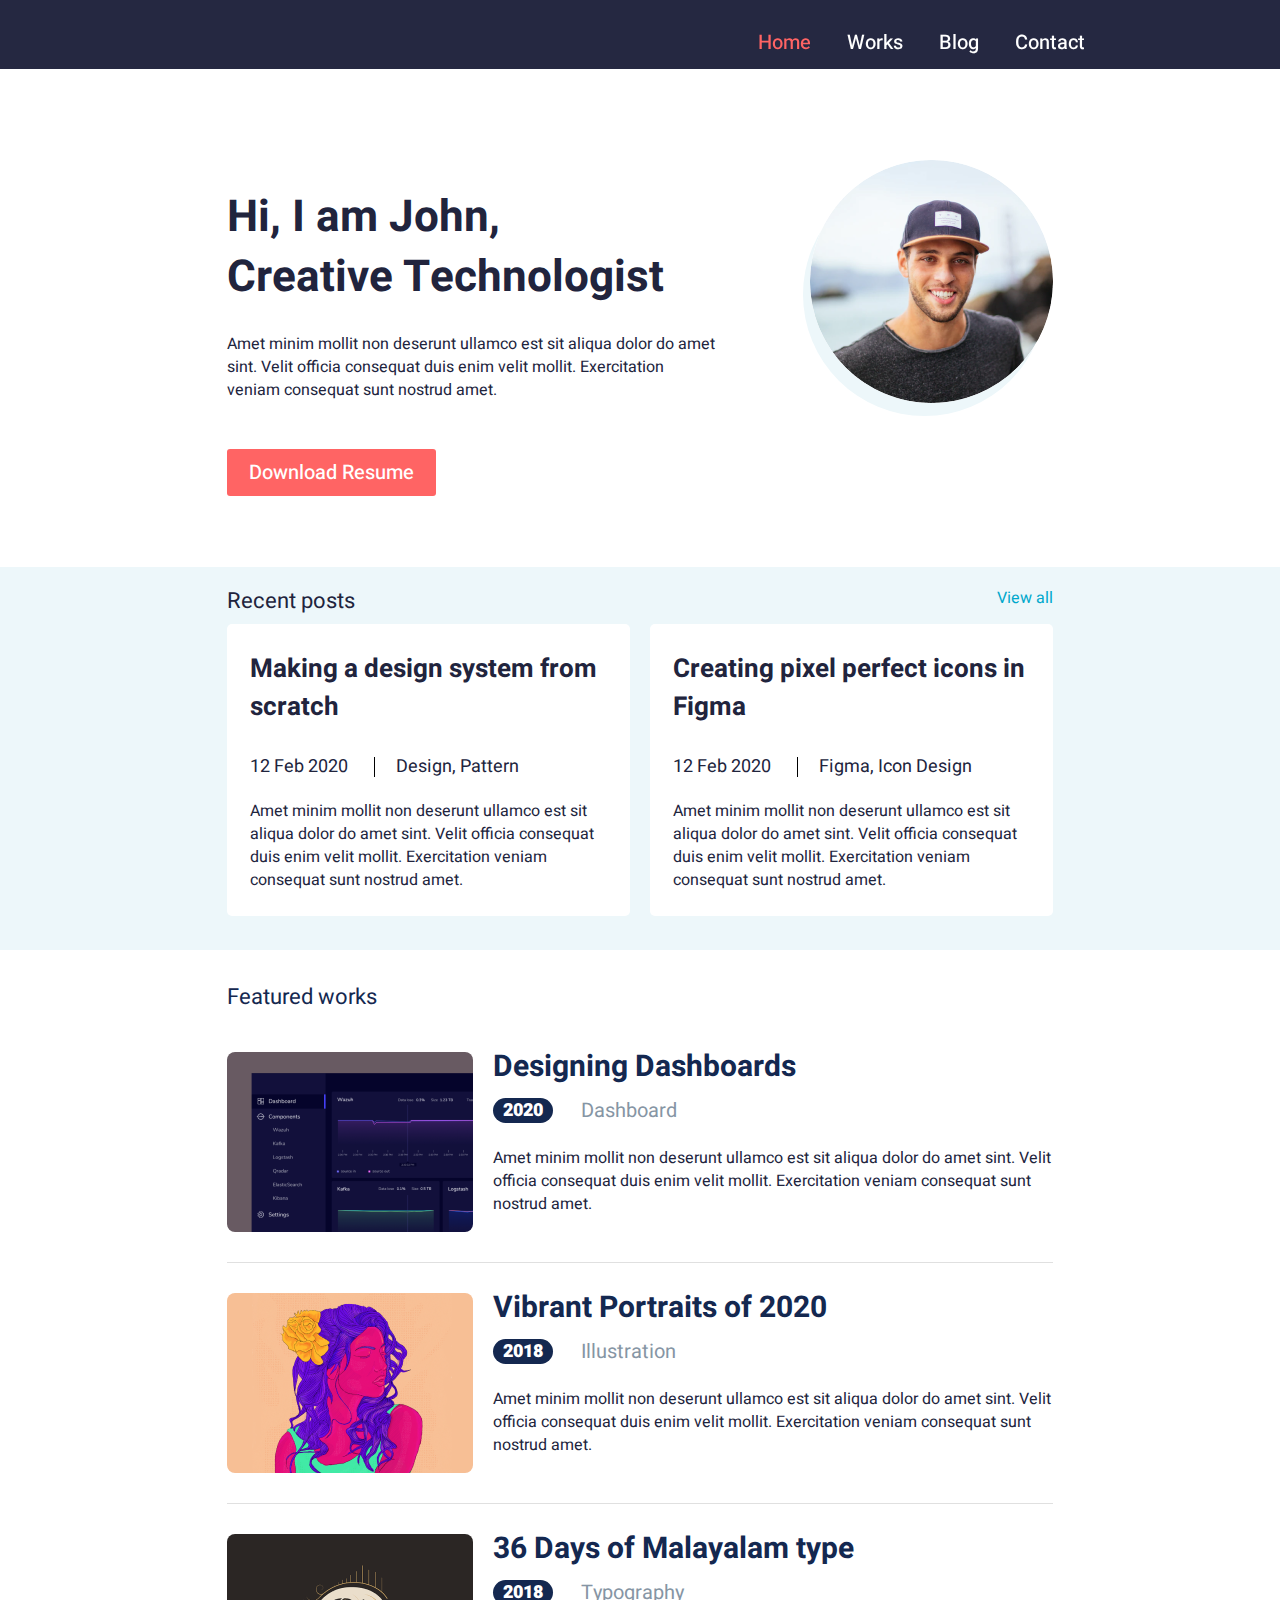
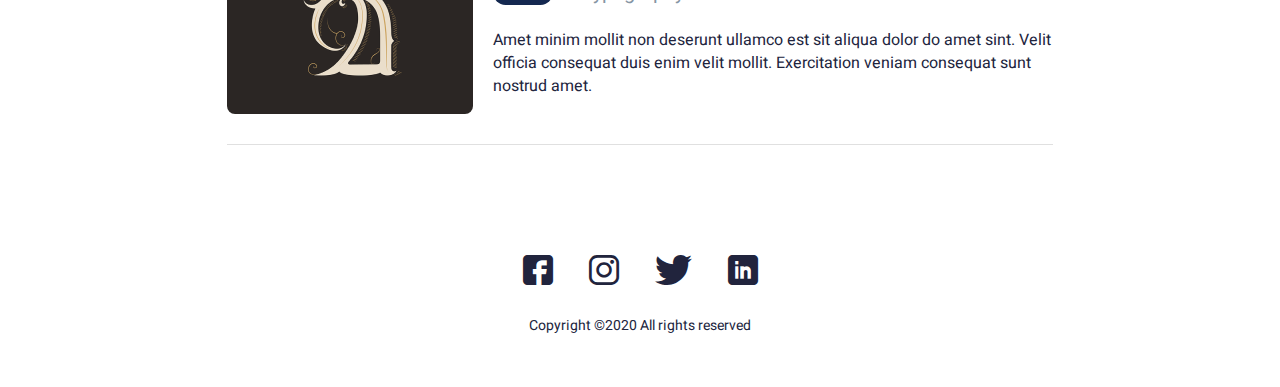
<file: index.html>
<!DOCTYPE html>
<html lang="en">

<head>
	<meta charset="UTF-8">
	<!-- <meta http-equiv="X-UA-Compatible" content="IE=edge"> -->
	<meta name="viewport" content="width=device-width, initial-scale=1.0">
	<link rel="stylesheet" href="css/style.css">
	<title>Portfolio John: Home page</title>
	<link rel="shortcut icon" href="img/main/Hi/John.png">
	<link rel="stylesheet" href="css/iconsfont.css">
</head>
<body>
<div class="wrapper">
	<header>
	<div class="navi">
		<div class="navi__container _container">
			<div class="navi__menu menu">
				<div class="menu__burger">
					<span></span>
				</div>
				<nav class="menu__body">
					<ul class="menu__list">
						<li class="menu__link _active"><a href="./index.html">Home</a></li>
						<li class="menu__link"><a href="./work.html">Works</a></li>
						<li class="menu__link"><a href="./blog.html">Blog</a></li>
						<li class="menu__link"><a href="">Contact</a></li>
					</ul>
				</nav>
			</div>
		</div>
	</div>
	</header>
	<main>
		<section class="section__hi hi">
			<div class="hi__container _container">
				<div class="hi__row">
					<div class="hi__content">
						<h1>Hi, I am John,<br>Creative Technologist</h1>
						<p>Amet minim mollit non deserunt ullamco est sit aliqua dolor do amet sint. Velit officia consequat duis enim velit mollit. Exercitation veniam consequat sunt nostrud amet.</p>
						<div class="hi__button">
							<a href="#">Download Resume</a>
						</div>
					</div>
					<div class="hi__image">
						<img src="img/main/Hi/John.png" alt="Pholo-logo">
					</div>
				</div>
			</div>
		</section>
		<section class="section__posts posts">
			<div class="posts__container _container">
				<div class="posts__sub-title sub-title">
					<h4>Recent posts</h4>
					<div class="sub-title__link"><a href="#">View all</a></div>
				</div>
				<div class="posts__row">
					<div class="posts__contant">
							<h3>Making a design system from scratch</h3>
							<h5><span>12 Feb 2020</span><span>Design, Pattern</span></h5>
							<p>Amet minim mollit non deserunt ullamco est sit aliqua dolor do amet sint. Velit officia consequat duis enim velit mollit. Exercitation veniam consequat sunt nostrud amet.</p>
					</div>
					<div class="posts__contant">
						<h3>Creating pixel perfect icons in Figma</h3>
						<h5><span>12 Feb 2020</span><span>Figma, Icon Design</span></h5>
						<p>Amet minim mollit non deserunt ullamco est sit aliqua dolor do amet sint. Velit officia consequat duis enim velit mollit. Exercitation veniam consequat sunt nostrud amet.</p>
				</div>
				</div>
			</div>
		</section>
		<section class="section__works works">
			<div class="works__container _container">
				<a href="./article.html">
					<h5>Featured works</h5>
				</a>
				<div class="works__column">
					<article class="works__item">
						<a href="" class="works__img">
							<img src="./img/main/Works/1.png" alt="schedule">
						</a>
						<div class="works__contant">
							<div class="works__title">
								<h4><a href="">Designing Dashboards</a></h4>
							</div>
							<div class="works__subtitle">
								<h6>2020</h6>
								<h6>Dashboard</h6>
							</div>
							<div class="works__text">
								Amet minim mollit non deserunt ullamco est sit aliqua dolor do amet sint. Velit officia consequat duis enim velit mollit. Exercitation veniam consequat sunt nostrud amet.
							</div>
						</div>
					</article>
					<article class="works__item">
						<a href="" class="works__img _ibg">
							<img src="./img/main/Works/2.png" alt="madam">
						</a>
						<div class="works__contant">
							<div class="works__title">
								<h4><a href="">Vibrant Portraits of 2020</a></h4>
							</div>
							<div class="works__subtitle">
								<h6>2018</h6>
								<h6>Illustration</h6>
							</div>
							<div class="works__text">
								Amet minim mollit non deserunt ullamco est sit aliqua dolor do amet sint. Velit officia consequat duis enim velit mollit. Exercitation veniam consequat sunt nostrud amet.
							</div>
						</div>
					</article>
					<article class="works__item">
						<a href="" class="works__img _ibg">
							<img src="./img/main/Works/3.png" alt="schedule">
						</a>
						<div class="works__contant">
							<div class="works__title">
								<h4><a href="">36 Days of Malayalam type</a></h4>
							</div>
							<div class="works__subtitle">
								<h6>2018</h6>
								<h6>Typography</h6>
							</div>
							<div class="works__text">
								Amet minim mollit non deserunt ullamco est sit aliqua dolor do amet sint. Velit officia consequat duis enim velit mollit. Exercitation veniam consequat sunt nostrud amet.
							</div>
						</div>
					</article>
				</div>
			</div>
		</section>
		<script src="js/script.js"></script>
	</main>
	<footer>
	<div class="footer">
		<div class="footer__container _container">
			<div class="footer__icons icons">
				<a href="https://www.facebook.com/" class="icons__item _icon-facebook" ></a>
				<a href="https://www.instagram.com/" class="icons__item _icon-instagram" ></a>
				<a href="https://twitter.com/" class="icons__item _icon-twitter" ></a>
				<a href="https://www.linkedin.com/" class="icons__item _icon-LinkedIn" ></a>
			</div>
			<h6>Copyright ©2020 All rights reserved </h6>
		</div>
	</div>
	</footer>
</div>
</body>

</html>
</file>
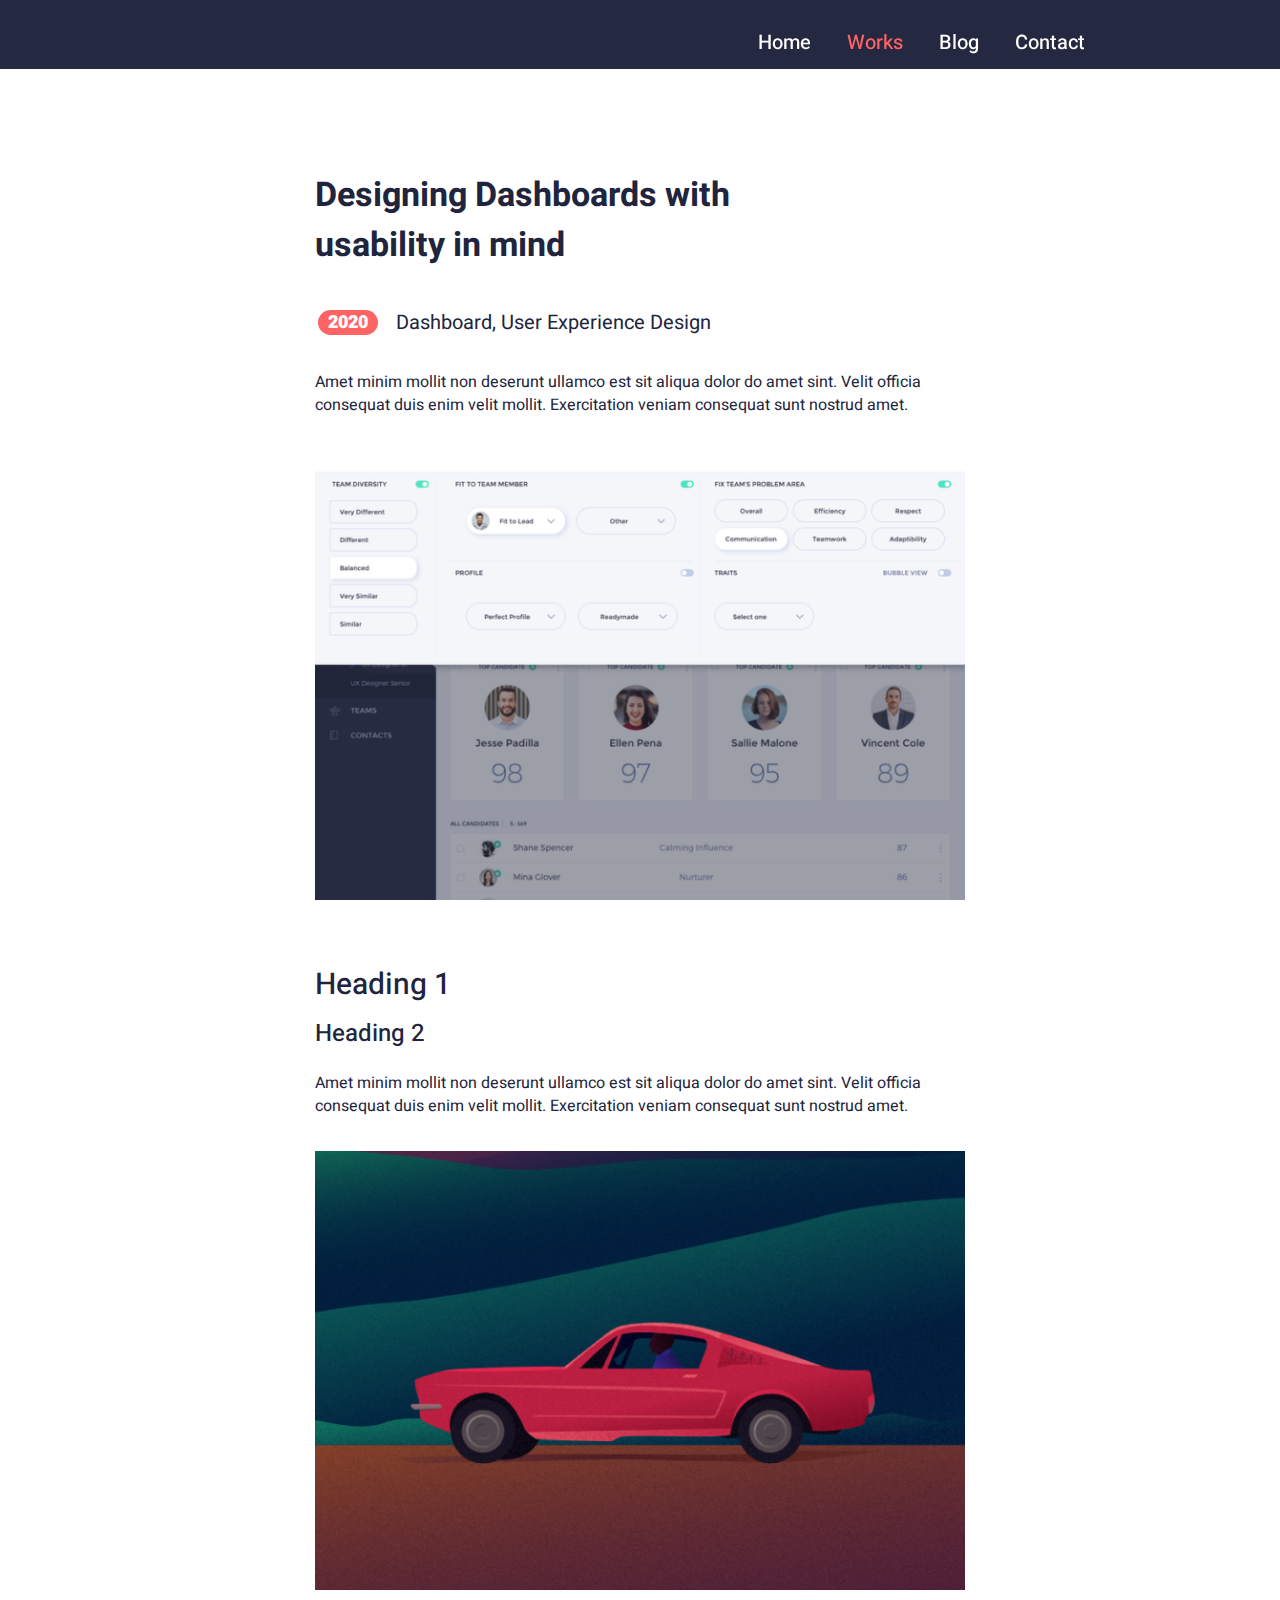
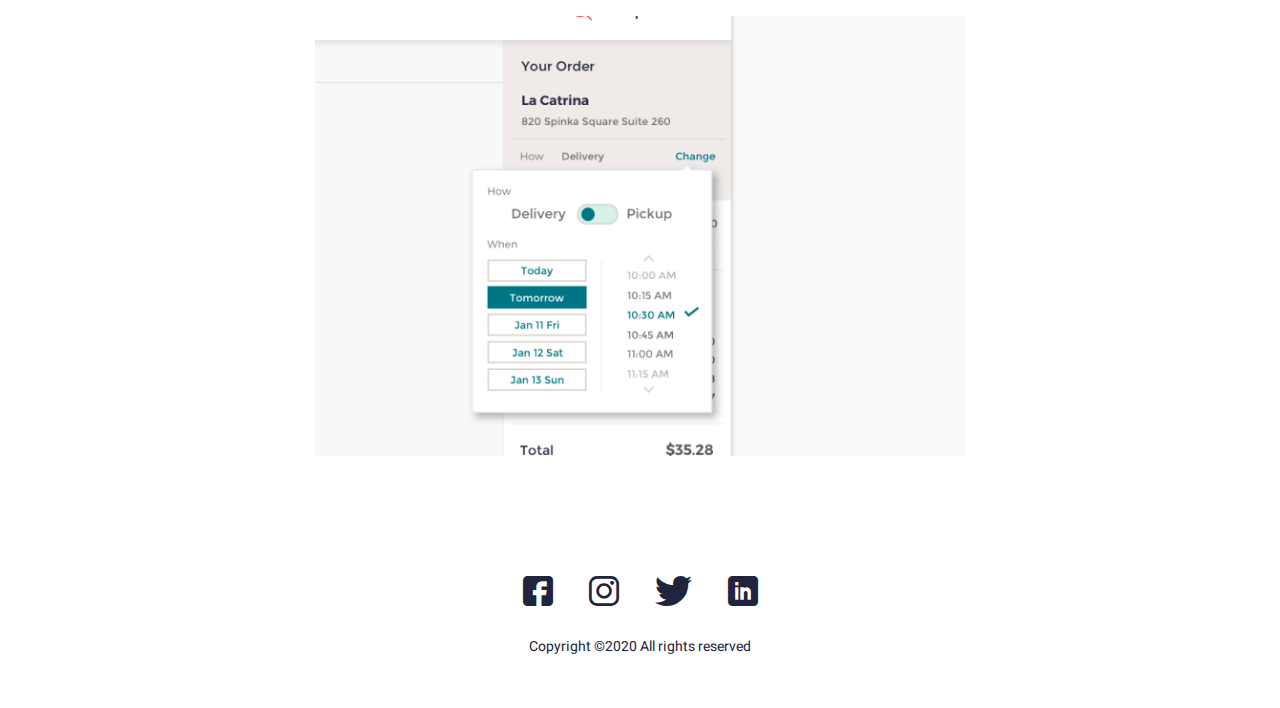
<file: article.html>
<!DOCTYPE html>
<html lang="en">

<head>
	<meta charset="UTF-8">
	<!-- <meta http-equiv="X-UA-Compatible" content="IE=edge"> -->
	<meta name="viewport" content="width=device-width, initial-scale=1.0">
	<link rel="stylesheet" href="css/article.css">
	<title>Portfolio John: Article</title>
	<link rel="shortcut icon" href="img/main/Hi/John.png">
	<link rel="stylesheet" href="css/iconsfont.css">
</head>
<body>
<div class="wrapper">
	<header>
	<div class="navi">
		<div class="navi__container _container">
			<div class="navi__menu menu">
				<div class="menu__burger">
					<span></span>
				</div>
				<nav class="menu__body">
					<ul class="menu__list">
						<li class="menu__link"><a href="./index.html">Home</a></li>
						<li class="menu__link _active"><a href="./work.html">Works</a></li>
						<li class="menu__link"><a href="./blog.html">Blog</a></li>
						<li class="menu__link"><a href="">Contact</a></li>
					</ul>
				</nav>
			</div>
		</div>
	</div>
	</header>
	<main>
		<section class="section__article article">
			<div class="article__container _container">
				<div class="article__title">
					<h1>Designing Dashboards with <br> usability in mind</h1>
				</div>
				<div class="article__subtitle subtitle-article">
					<div class="subtitle-article__row">
						<h6>2020</h6>
						<h6>Dashboard, User Experience Design</h6>
					</div>
					<div class="subtitle-article__text">
						Amet minim mollit non deserunt ullamco est sit aliqua dolor do amet sint. Velit officia consequat duis enim velit mollit. Exercitation veniam consequat sunt nostrud amet.
					</div>
					<div class="subtitle-article__img">
						<img src="/img/main/article/1.png" alt="Users">
					</div>
				</div>
				<div class="article__contant contant-article">
					<h2>Heading 1</h2>
					<h3>Heading 2</h3>
					<p>Amet minim mollit non deserunt ullamco est sit aliqua dolor do amet sint. Velit officia consequat duis enim velit mollit. Exercitation veniam consequat sunt nostrud amet.</p>
					<div class="contant-article__img">
						<img src="/img/main/article/2.png" alt="Car">
						<img src="/img/main/article/3.png" alt="price">
					</div>
				</div>
			</div>
		</section>
		<script src="js/script.js"></script>
	</main>
	<footer>
	<div class="footer">
		<div class="footer__container _container">
			<div class="footer__icons icons">
				<a href="https://www.facebook.com/" class="icons__item _icon-facebook" ></a>
				<a href="https://www.instagram.com/" class="icons__item _icon-instagram" ></a>
				<a href="https://twitter.com/" class="icons__item _icon-twitter" ></a>
				<a href="https://www.linkedin.com/" class="icons__item _icon-LinkedIn" ></a>
			</div>
			<h6>Copyright ©2020 All rights reserved </h6>
		</div>
	</div>
	</footer>
</div>
</body>

</html>
</file>
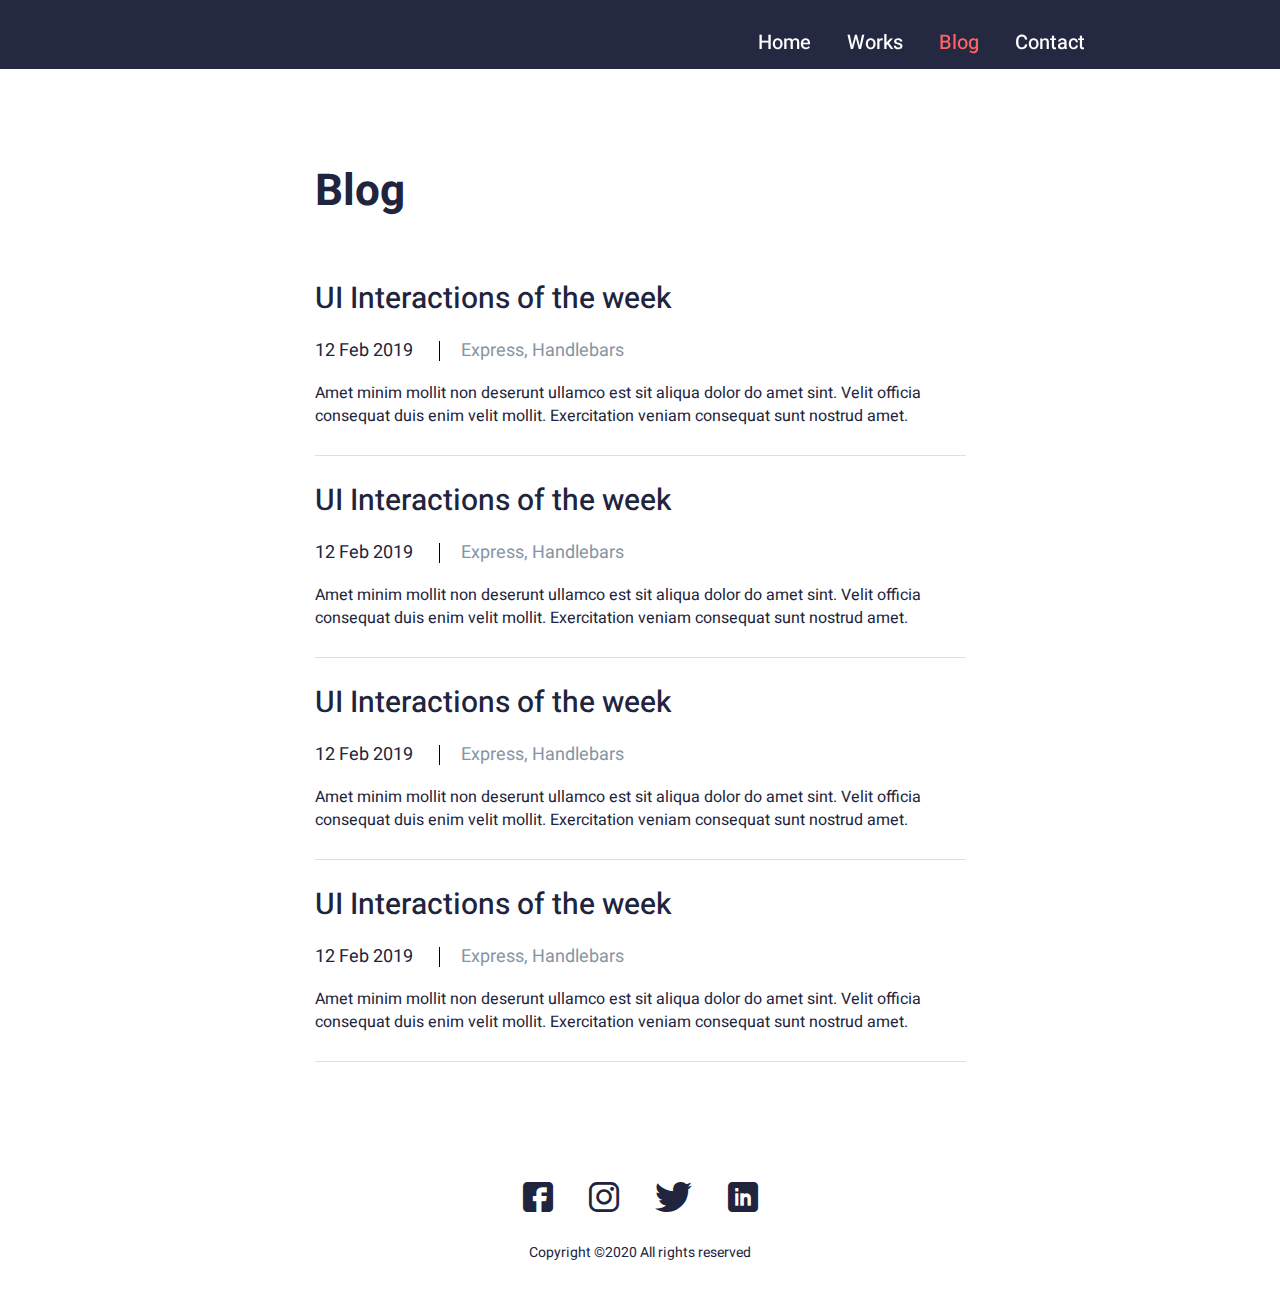
<file: blog.html>
<!DOCTYPE html>
<html lang="en">

<head>
	<meta charset="UTF-8">
	<!-- <meta http-equiv="X-UA-Compatible" content="IE=edge"> -->
	<meta name="viewport" content="width=device-width, initial-scale=1.0">
	<link rel="stylesheet" href="css/blog.css">
	<title>Portfolio John: Blog Page</title>
	<link rel="shortcut icon" href="img/main/Hi/John.png">
	<link rel="stylesheet" href="css/iconsfont.css">
</head>
<body>
<div class="wrapper">
	<header>
	<div class="navi">
		<div class="navi__container _container">
			<div class="navi__menu menu">
				<div class="menu__burger">
					<span></span>
				</div>
				<nav class="menu__body">
					<ul class="menu__list">
						<li class="menu__link"><a href="./index.html">Home</a></li>
						<li class="menu__link"><a href="./work.html">Works</a></li>
						<li class="menu__link _active"><a href="./blog.html">Blog</a></li>
						<li class="menu__link"><a href="">Contact</a></li>
					</ul>
				</nav>
			</div>
		</div>
	</div>
	</header>
	<main>
		<section class="blog">
			<div class="blog__container _container">
				<h1>Blog</h1>
				<div class="blog__row">
					<div class="blog__column">
						<div class="blog__title">
							<h3>UI Interactions of the week</h3>
								<h5><span>12 Feb 2019</span><span>Express, Handlebars</span></h5>
								<p>Amet minim mollit non deserunt ullamco est sit aliqua dolor do amet sint. Velit officia consequat duis enim velit mollit. Exercitation veniam consequat sunt nostrud amet.</p>
						</div>
					</div>
					<div class="blog__column">
						<div class="blog__title">
							<h3>UI Interactions of the week</h3>
								<h5><span>12 Feb 2019</span><span>Express, Handlebars</span></h5>
								<p>Amet minim mollit non deserunt ullamco est sit aliqua dolor do amet sint. Velit officia consequat duis enim velit mollit. Exercitation veniam consequat sunt nostrud amet.</p>
						</div>
					</div>
					<div class="blog__column">
						<div class="blog__title">
							<h3>UI Interactions of the week</h3>
								<h5><span>12 Feb 2019</span><span>Express, Handlebars</span></h5>
								<p>Amet minim mollit non deserunt ullamco est sit aliqua dolor do amet sint. Velit officia consequat duis enim velit mollit. Exercitation veniam consequat sunt nostrud amet.</p>
						</div>
					</div>
					<div class="blog__column">
						<div class="blog__title">
							<h3>UI Interactions of the week</h3>
								<h5><span>12 Feb 2019</span><span>Express, Handlebars</span></h5>
								<p>Amet minim mollit non deserunt ullamco est sit aliqua dolor do amet sint. Velit officia consequat duis enim velit mollit. Exercitation veniam consequat sunt nostrud amet.</p>
						</div>
					</div>
				</div>
			</div>
		</section>
		<script src="js/script.js"></script>
	</main>
	<footer>
	<div class="footer">
		<div class="footer__container _container">
			<div class="footer__icons icons">
				<a href="https://www.facebook.com/" class="icons__item _icon-facebook" ></a>
				<a href="https://www.instagram.com/" class="icons__item _icon-instagram" ></a>
				<a href="https://twitter.com/" class="icons__item _icon-twitter" ></a>
				<a href="https://www.linkedin.com/" class="icons__item _icon-LinkedIn" ></a>
			</div>
			<h6>Copyright ©2020 All rights reserved </h6>
		</div>
	</div>
	</footer>
</div>
</body>

</html>
</file>
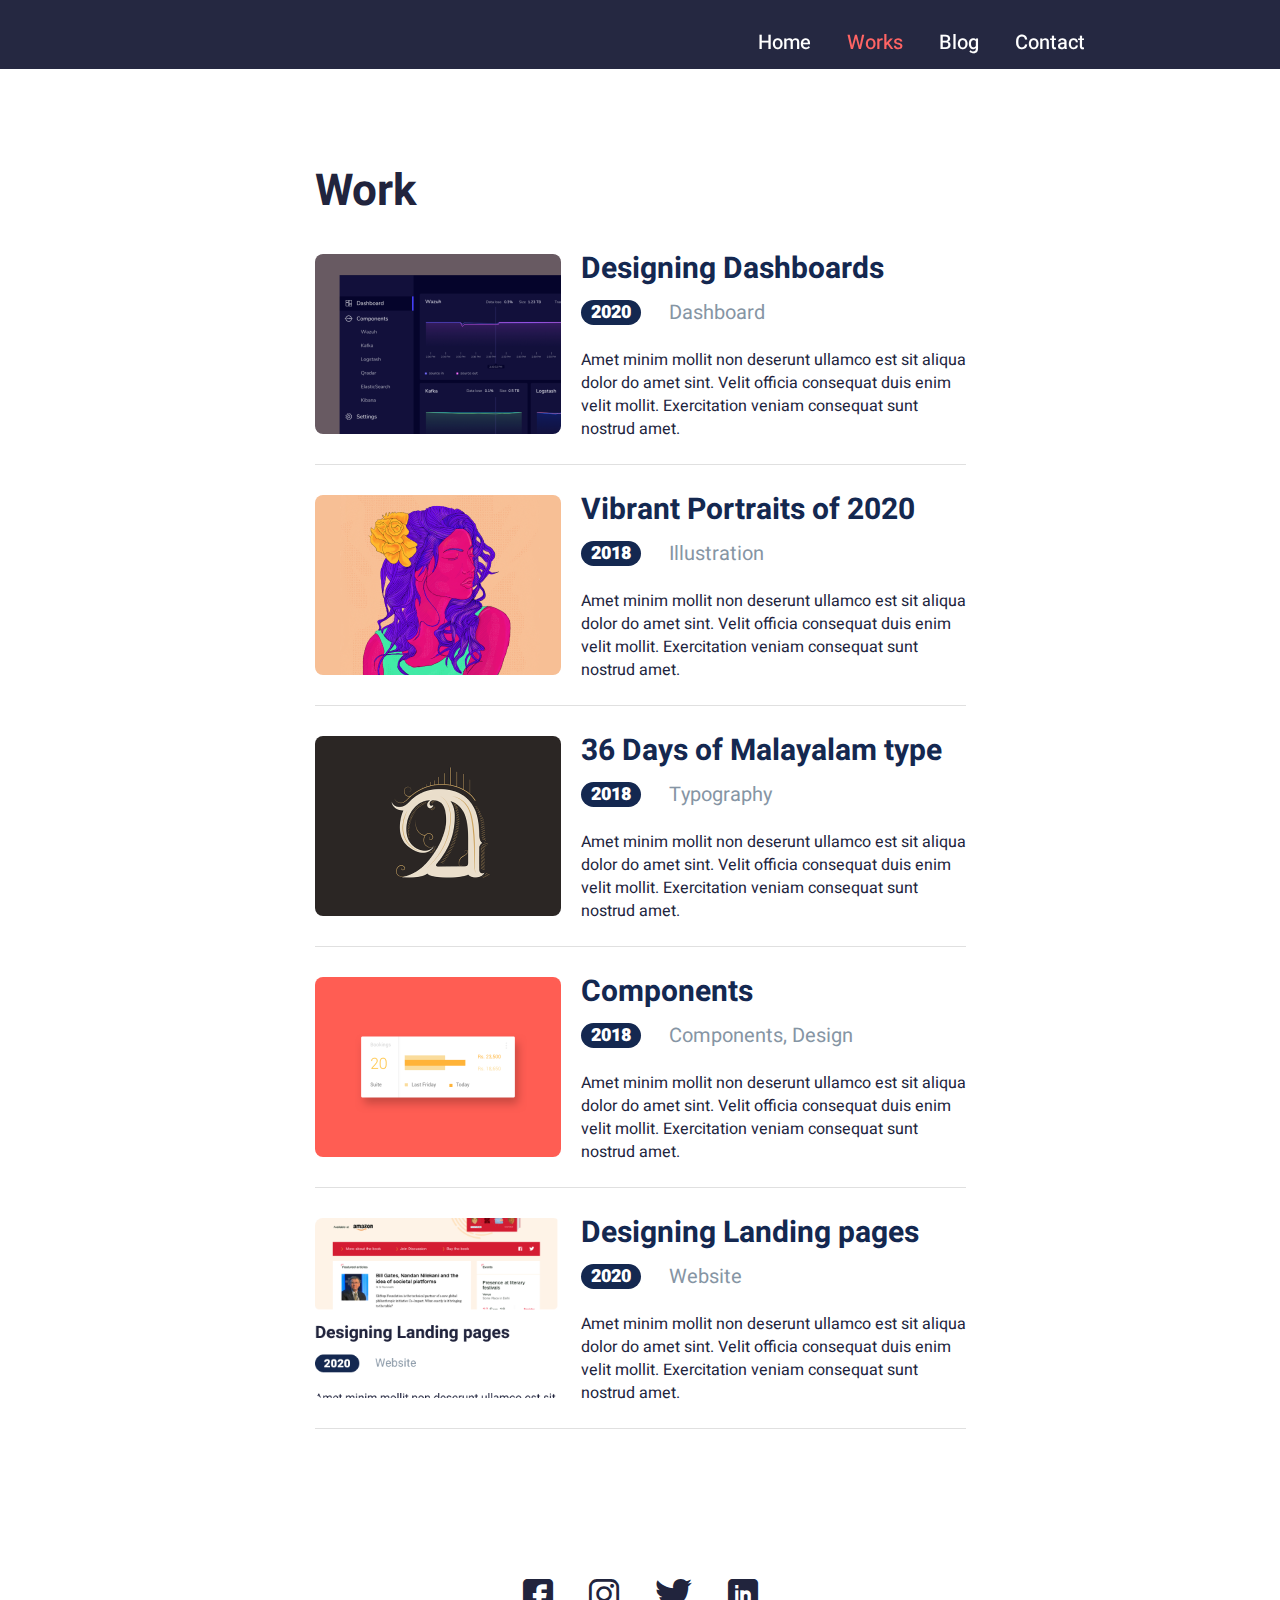
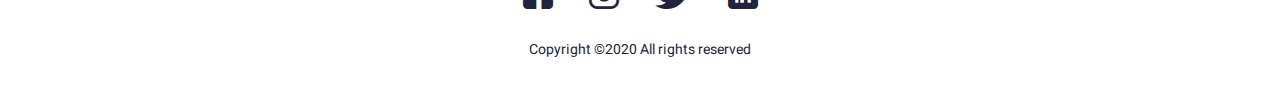
<file: work.html>
<!DOCTYPE html>
<html lang="en">

<head>
	<meta charset="UTF-8">
	<!-- <meta http-equiv="X-UA-Compatible" content="IE=edge"> -->
	<meta name="viewport" content="width=device-width, initial-scale=1.0">
	<link rel="stylesheet" href="css/work.css">
	<title>Portfolio John: Works</title>
	<link rel="shortcut icon" href="img/main/Hi/John.png">
	<link rel="stylesheet" href="css/iconsfont.css">
</head>
<body>
<div class="wrapper">
	<header>
	<div class="navi">
		<div class="navi__container _container">
			<div class="navi__menu menu">
				<div class="menu__burger">
					<span></span>
				</div>
				<nav class="menu__body">
					<ul class="menu__list">
						<li class="menu__link"><a href="./index.html">Home</a></li>
						<li class="menu__link _active"><a href="./work.html">Works</a></li>
						<li class="menu__link"><a href="./blog.html">Blog</a></li>
						<li class="menu__link"><a href="">Contact</a></li>
					</ul>
				</nav>
			</div>
		</div>
	</div>
	</header>
	<main>
		<section class="section__works works">
			<div class="works__container _container">
				<h1>Work</h1>
				<div class="works__column">
					<article class="works__item">
						<a href="" class="works__img">
							<img src="./img/main/Works/1.png" alt="schedule">
						</a>
						<div class="works__contant">
							<div class="works__title">
								<h4><a href="">Designing Dashboards</a></h4>
							</div>
							<div class="works__subtitle">
								<h6>2020</h6>
								<h6>Dashboard</h6>
							</div>
							<div class="works__text">
								Amet minim mollit non deserunt ullamco est sit aliqua dolor do amet sint. Velit officia consequat duis enim velit mollit. Exercitation veniam consequat sunt nostrud amet.
							</div>
						</div>
					</article>
					<article class="works__item">
						<a href="" class="works__img _ibg">
							<img src="./img/main/Works/2.png" alt="madam">
						</a>
						<div class="works__contant">
							<div class="works__title">
								<h4><a href="">Vibrant Portraits of 2020</a></h4>
							</div>
							<div class="works__subtitle">
								<h6>2018</h6>
								<h6>Illustration</h6>
							</div>
							<div class="works__text">
								Amet minim mollit non deserunt ullamco est sit aliqua dolor do amet sint. Velit officia consequat duis enim velit mollit. Exercitation veniam consequat sunt nostrud amet.
							</div>
						</div>
					</article>
					<article class="works__item">
						<a href="" class="works__img _ibg">
							<img src="./img/main/Works/3.png" alt="schedule">
						</a>
						<div class="works__contant">
							<div class="works__title">
								<h4><a href="">36 Days of Malayalam type</a></h4>
							</div>
							<div class="works__subtitle">
								<h6>2018</h6>
								<h6>Typography</h6>
							</div>
							<div class="works__text">
								Amet minim mollit non deserunt ullamco est sit aliqua dolor do amet sint. Velit officia consequat duis enim velit mollit. Exercitation veniam consequat sunt nostrud amet.
							</div>
						</div>
					</article>
					<article class="works__item">
						<a href="" class="works__img _ibg">
							<img src="./img/main/Works/4.png" alt="Grafics">
						</a>
						<div class="works__contant">
							<div class="works__title">
								<h4><a href="">Components</a></h4>
							</div>
							<div class="works__subtitle">
								<h6>2018</h6>
								<h6>Components, Design</h6>
							</div>
							<div class="works__text">
								Amet minim mollit non deserunt ullamco est sit aliqua dolor do amet sint. Velit officia consequat duis enim velit mollit. Exercitation veniam consequat sunt nostrud amet.
							</div>
						</div>
					</article>
					<article class="works__item">
						<a href="" class="works__img _ibg">
							<img src="./img/main/Works/5.png" alt="Grafics">
						</a>
						<div class="works__contant">
							<div class="works__title">
								<h4><a href="">Designing Landing pages</a></h4>
							</div>
							<div class="works__subtitle">
								<h6>2020</h6>
								<h6>Website</h6>
							</div>
							<div class="works__text">
								Amet minim mollit non deserunt ullamco est sit aliqua dolor do amet sint. Velit officia consequat duis enim velit mollit. Exercitation veniam consequat sunt nostrud amet.
							</div>
						</div>
					</article>
				</div>
			</div>
		</section>
		<script src="js/script.js"></script>
	</main>
	<footer>
	<div class="footer">
		<div class="footer__container _container">
			<div class="footer__icons icons">
				<a href="https://www.facebook.com/" class="icons__item _icon-facebook" ></a>
				<a href="https://www.instagram.com/" class="icons__item _icon-instagram" ></a>
				<a href="https://twitter.com/" class="icons__item _icon-twitter" ></a>
				<a href="https://www.linkedin.com/" class="icons__item _icon-LinkedIn" ></a>
			</div>
			<h6>Copyright ©2020 All rights reserved </h6>
		</div>
	</div>
	</footer>
</div>
</body>

</html>
</file>
<file: css/style.css>
/* &display=swap&subset=cyrillic-ext*/
	@import url("https://fonts.googleapis.com/css?family=Heebo:regular,500,700,900&display=swap");
	/* @import url('/css/blog.css'); */

/*Обнуление*/
* {
	padding: 0;
	margin: 0;
	border: 0;
}
*,
*:before,
*:after {
	-moz-box-sizing: border-box;
	-webkit-box-sizing: border-box;
	box-sizing: border-box;
}
:focus,
:active {
	outline: none;
}
a:focus,
a:active {
	outline: none;
}
nav,
footer,
header,
aside {
	display: block;
}
html,
body {
	height: 100%;
	font-size: 100%;
	line-height: 1;
	font-size: 14px;
	font-family: Heebo;
	color: #21243D;
	-ms-text-size-adjust: 100%;
	-moz-text-size-adjust: 100%;
	-webkit-text-size-adjust: 100%;
}
input,
button,
textarea {
	font-family: inherit;
}
input::-ms-clear {
	display: none;
}
button {
	cursor: pointer;
}
button::-moz-focus-inner {
	padding: 0;
	border: 0;
}
a,
a:visited {
	text-decoration: none;
}
a:hover {
	text-decoration: none;
}
ul li {
	list-style: none;
}
img {
	vertical-align: top;
}
h1,
h2,
h3,
h4,
h5,
h6 {
	font-size: inherit;
	font-weight: inherit;
}

.wrapper {
	min-height: 100%;
	overflow: hidden;
}
@media (max-width: 600px){
	body.lock{
		overflow: hidden;
	}
}

/* --------------Технические контейнеры---------- */
._container {
	max-width: 856px;
	margin: 0px auto;
	padding: 0px 15px;
}
._ibg{
	position: relative;
}
._ibg img{
	position: absolute;
	width: 100%;
	height: 100%;
	top: 0;
	left: 0;
	object-fit: cover;
}
/* --------------Section------------------- */

.section__hi {
}
.section__posts {
}
.section__works {
}
/* --------------header------------------- */
.navi {
	position: fixed;
	width: 100%;
	z-index: 50;
	top: 0;
	left: 0;
}
.navi::before{
	content: '';
	position: absolute;
	top: 0;
	left: 0;
	width: 100%;
	height: 130%;
	background-color: #21243D;
	opacity: 0.98;
	z-index: 4;
}
.navi__container {
	max-width: 1032px;
	padding: 33px 15px 0px 15px;
}
.menu {
	display: flex;
	justify-content: flex-end;
	align-items: center;
	margin: 0px 20px 0px 0px;
}
.menu__burger{
	display: none;
}
@media (max-width: 600px){
	.menu__burger{
		display: block;
		position: relative;
		width: 30px;
		height: 20px;
	}
}
@media (max-width: 600px){
	.menu__burger::before{
		content: '';
		background-color: #fff;
		position: absolute;
		width: 100%;
		height: 2px;
		left: 0 ;
		top: 0;
		z-index: 4;
		transition: all 0.3s ease 0s;
	}
}
@media (max-width: 600px){
	.menu__burger::after{
		content: '';
		background-color: #fff;
		position: absolute;
		width: 100%;
		height: 2px;
		left: 0 ;
		bottom: 0;
		z-index: 4;
		transition: all 0.3s ease 0s;
	}
}
@media (max-width: 600px){
	.active::before{
		transform: rotate(45deg);
		top:9px;
	}
}
@media (max-width: 600px){
	.menu__burger.active::after{
		transform: rotate(-45deg);
		bottom: 9px;
	}
}
@media (max-width: 600px){
	.menu__burger span{
		content: '';
		background-color: #fff;
		position: absolute;
		width: 100%;
		height: 2px;
		left: 0 ;
		top: 9px;
		z-index: 4;
	}
}
@media (max-width: 600px){
	.menu__burger.active span{
		transform: scale(0);
		bottom: 9px;
	}
}
.menu__list {
	display: flex;
	justify-content: flex-end;
}
@media (max-width: 600px){
	.menu__list  {
		flex-direction: column;
		align-items: center;
		margin: 30px 0px 0px 0px;
	}
}
@media (max-width: 600px){
	.menu__body {
		position: fixed;
		top: -100%;
		left: 0;
		width: 100%;
		height: 100%;
		background-color: #767db6;
		z-index: 3;
		padding: 80px 0px 0px 0px;
		display: block;
		transition: all 0.3s ease 0s;
		overflow: auto;
		opacity: 0.93;
		
	}
}
@media (max-width: 600px){
	.menu__body.active {
		top: 0;
	}
}
.menu__link a{
	font-weight: 500;
	font-size: 20px;
	transition: color 0.3s ease 0s;
	color: #fff;
	position: relative;
	z-index: 51;
}
@media (min-width: 650px){
		.menu__link a:hover{
			color: #FF6464;
		}
}
._active a{
	color: #FF6464;
}
.menu__list li{
	margin: 0px 36px 0px 0px;
}
@media (max-width: 1032px){
	.menu__list li{
margin-right: calc(20px + (36 - 20) * ((100vw - 700px) / (1032 - 700)));
	}
}
@media (max-width: 600px){
	.menu__list li{
		margin: 0px 0px 40px 0px;
		text-transform: uppercase;
	}
}
/* --------------Hi------------------- */

.hi__row {
	display: flex;
	padding: 160px 0px 0px 0px;
}
@media (max-width: 600px){
	.hi__row{
		flex-direction: column-reverse;
	}
}
@media (max-width: 856px){
	.hi__row{
	padding-top: calc(80px + (160 - 80) * ((100vw - 320px) / (856 - 320)));
	}
}
.hi__content{
	flex: 1 1 auto;
	padding: 28px 90px 71px 0px;
}
@media (max-width: 856px){
	.hi__content{
	padding-bottom: calc(55px + (71 - 55) * ((100vw - 450px) / (856 - 450)));
	}
}
@media (max-width: 600px){
	.hi__content,.hi__image{
		text-align: center;
		padding-right: 0px;
	}
}
.hi__content h1{
font-weight: bold;
font-size: 44px;
line-height: 60px;
margin-bottom: 25px;
}
.hi__content p{
font-size: 16px;
line-height: 23px;	
	}
.hi__button a{
	height: 47px;
	line-height: 47px;
	background-color: #FF6464;
	display: inline-block;
	padding: 0px 22px;
	border-radius: 3px;
	color: #fff;
	font-weight: 500;
	font-size: 20px;
	margin: 47px 0px 0px 0px;
	position: relative;
	top: 0;
	transition-duration: 0.2s;
}
.hi__button a:hover{
	top: 3px;
	box-shadow: 0px 0px 10px #000;
	background-color: #ff6464b0;
}
@media (max-width: 600px){
	.hi__button a{
		margin: 28px 0px 0px 0px;
	}
} 
.hi__image{
	flex: 0 0 243px;
}
.hi__image img{
	max-width: 100%;
	box-shadow: -7px 13px 0 0 #EDF7FA;
	border-radius: 50%;
}
@media (max-width: 600px){
	.hi__image img{
		margin-bottom: 50px;
	}
} 

/* --------------Posts------------------- */

.posts {
	padding: 23px 0px 34px 0px;
	background-color: #EDF7FA;
}
.posts__sub-title {
	display: flex;
	justify-content: space-between;
}
@media (max-width: 650px){
	.posts__sub-title {
		justify-content: center;
		align-items: center;
		margin-bottom: 9px;
	}
} 
.sub-title h4{
font-size: 22px;
margin-bottom: 12px;
}
.sub-title__link a{
color: #00A8CC;
font-size: 16px;
transition-duration: 0.2s;
}
.sub-title__link a:hover{
	color: #06829e;
	font-weight: 600;
}
@media (max-width: 650px){
	.sub-title__link a{
		display: none;
	}
} 
.posts__row {
	display: flex;
}
@media (max-width: 650px){
	.posts__row{
		display: block;
	}
} 
.posts__contant{
flex: 1 1 50%;
background-color: #fff;
padding: 26px 23px 0px 23px;
border-radius: 5px;
}
.posts__contant:first-child{
margin: 0px 20px 0px 0px;
}
@media (max-width: 650px){
	.posts__contant:first-child{
		margin: 0px	}
} 
.posts__contant h3{
font-weight: bold;
font-size: 26px;
line-height: 38px;
margin-bottom: 32px;
}
.posts__contant h5{
	font-size: 18px;
}
@media (max-width: 650px){
	.posts__contant h5{
		font-size: 18px
	}
} 
.posts__contant h5 span:first-child{
	margin-right: 48px;
	position: relative;
}
.posts__contant h5 span:first-child::after {
	content: '';
	position: absolute;
	width: 1px;
	height: 20px;
	top: 3.5px;
	right: -28%;
	background-color: #000;
}
.posts__contant p{
	font-size: 16px;
	line-height: 23px;
	margin: 24px 0px 24px 0px;
}

/* --------------Works------------------- */

.works {
	margin: 0px 0px 50px 0px;
}
@media (max-width: 650px){
	.works{
		text-align: center;
	} 
}
.works__container h5{
font-size: 22px;
margin: 36px 0px 44px 0px;
color:#142850;
transition-duration: 0.2s;
}
@media (min-width: 650px){
	.works__container h5:hover{
		color: #FF6464;
	}
}
@media (max-width: 650px){
	.works__container h5{
		text-align: center;
		margin-top: calc(24px + (36 - 24) * ((100vw - 375px) / (650 - 375)));
		margin-bottom: calc(20px + (44 - 24) * ((100vw - 375px) / (650 - 375)));
	}
}
.works__column {
	display: flex;
	flex-direction: column;
}
@media (max-width: 650px){
	.works__column{
		flex-direction: row;
		overflow: auto;
	}
} 
.works__item {
	display: flex;
	position: relative;
	border-bottom: 1px solid #E0E0E0;
	margin-bottom: 30px;
}
@media (max-width: 650px){
	.works__item{
		flex: 0 0 94%;
		margin-right: 10px;
		flex-direction: column;
		padding-bottom: 30px;
	}
} 
.works__img {
	flex: 0 0 246px;
	border-radius: 6px;
	margin-bottom: 30px;
	min-height: 180px;
	position: relative;
}
@media (max-width: 650px){
	.works__img{
		margin-bottom: 32px;
		padding: 0px 0px 50% 0px;
	}
} 
.works__img img{
	position: absolute;
	top: 0;
	left: 0;
	width: 100%;
	height: 100%;
	object-fit: cover;
	border-radius: 8px;
}
.works__contant {
	padding-left: 20px;
	flex: 1 1 auto;
}
.works__title {
font-weight: bold;
font-size: 30px;
margin-bottom: 16px;
}
.works__title a{
	color:#142850;
	transition-duration: 0.2s;
}
@media (min-width: 650px){
	.works__title a:hover{
		color: #FF6464;
	}
}
.works__subtitle {
	display: flex;
	align-items: center;
	margin-bottom: 24px;
}
.works__subtitle h6:last-child {
	font-size: 20px;
	color: #8695A4;
}
.works__subtitle h6:first-child {
	font-weight: 900;
	font-size: 18px;
	color: #fff;
	background-color: #142850;
	padding: 0 10px;
	height: 25px;
	line-height: 25px;
	border-radius: 15px;
	margin-right: 28px;
}
.works__text {
font-size: 16px;
line-height: 23px;
}

/* --------------footer------------------- */

.footer {
	margin: 80px 0px 54px 0px;
}
@media (max-width: 650px){
	.footer{
		margin-top: 200px;
}
}
.footer__container h6{
	text-align: center;
	margin-top: 30px;
}
.footer__icons {
	display: flex;
	justify-content: center;
}
.footer__icons a:not(:last-child)::before{
	margin-right: 36px;
}
.icons__item{
	font-size: 30px;
	color: #21243D;
	transition: color 0.3s ease 0s;
}
@media (min-width: 650px){
	.icons__item:hover{
		color: #FF6464;
	}
}
</file>
<file: css/iconsfont.css>
@font-face {
  font-family: 'icons';
  src:
    url('../fonts/fonts/icons.ttf?ltmzdv') format('truetype'),
    url('../fonts/fonts/icons.woff?ltmzdv') format('woff'),
    url('../fonts/fonts/icons.svg?ltmzdv#icons') format('svg');
  font-weight: normal;
  font-style: normal;
  font-display: block;
}

[class^="_icon-"]::before,
[class*=" _icon-"]::before{
  /* use !important to prevent issues with browser extensions that change fonts */
  font-family: 'icons' !important;
  speak: never;
  font-style: normal;
  font-weight: normal;
  font-variant: normal;
  text-transform: none;
  line-height: 1;

  /* Better Font Rendering =========== */
  -webkit-font-smoothing: antialiased;
  -moz-osx-font-smoothing: grayscale;
}

._icon-facebook:before {
  content: "\e900";
}
._icon-instagram:before {
  content: "\e901";
}
._icon-twitter:before {
  content: "\e902";
}
._icon-LinkedIn:before {
  content: "\e903";
}
</file>
<file: css/article.css>
/* &display=swap&subset=cyrillic-ext*/
@import url("https://fonts.googleapis.com/css?family=Heebo:regular,500,700,900&display=swap");
/* @import url('/css/blog.css'); */

/*Обнуление*/
* {
padding: 0;
margin: 0;
border: 0;
}
*,
*:before,
*:after {
-moz-box-sizing: border-box;
-webkit-box-sizing: border-box;
box-sizing: border-box;
}
:focus,
:active {
outline: none;
}
a:focus,
a:active {
outline: none;
}
nav,
footer,
header,
aside {
display: block;
}
html,
body {
height: 100%;
font-size: 100%;
line-height: 1;
font-size: 14px;
font-family: Heebo;
color: #21243D;
-ms-text-size-adjust: 100%;
-moz-text-size-adjust: 100%;
-webkit-text-size-adjust: 100%;
}
input,
button,
textarea {
font-family: inherit;
}
input::-ms-clear {
display: none;
}
button {
cursor: pointer;
}
button::-moz-focus-inner {
padding: 0;
border: 0;
}
a,
a:visited {
text-decoration: none;
}
a:hover {
text-decoration: none;
}
ul li {
list-style: none;
}
img {
vertical-align: top;
}
h1,
h2,
h3,
h4,
h5,
h6 {
font-size: inherit;
font-weight: inherit;
}

.wrapper {
min-height: 100%;
overflow: hidden;
}
@media (max-width: 600px){
body.lock{
	overflow: hidden;
}
}

/* --------------Технические контейнеры---------- */
._container {
max-width: 681px;
margin: 0px auto;
padding: 0px 15px;
}
._ibg{
position: relative;
}
._ibg img{
position: absolute;
width: 100%;
height: 100%;
top: 0;
left: 0;
object-fit: cover;
}
/* --------------header------------------- */
.navi {
	position: fixed;
	width: 100%;
	z-index: 50;
	top: 0;
	left: 0;
}
.navi::before{
	content: '';
	position: absolute;
	top: 0;
	left: 0;
	width: 100%;
	height: 130%;
	background-color: #21243D;
	opacity: 0.98;
	z-index: 4;
}
.navi__container {
	max-width: 1032px;
	padding: 33px 15px 0px 15px;
}
.menu {
	display: flex;
	justify-content: flex-end;
	align-items: center;
	margin: 0px 20px 0px 0px;
}
.menu__burger{
	display: none;
}
@media (max-width: 600px){
	.menu__burger{
		display: block;
		position: relative;
		width: 30px;
		height: 20px;
	}
}
@media (max-width: 600px){
	.menu__burger::before{
		content: '';
		background-color: #fff;
		position: absolute;
		width: 100%;
		height: 2px;
		left: 0 ;
		top: 0;
		z-index: 4;
		transition: all 0.3s ease 0s;
	}
}
@media (max-width: 600px){
	.menu__burger::after{
		content: '';
		background-color: #fff;
		position: absolute;
		width: 100%;
		height: 2px;
		left: 0 ;
		bottom: 0;
		z-index: 4;
		transition: all 0.3s ease 0s;
	}
}
@media (max-width: 600px){
	.active::before{
		transform: rotate(45deg);
		top:9px;
	}
}
@media (max-width: 600px){
	.menu__burger.active::after{
		transform: rotate(-45deg);
		bottom: 9px;
	}
}
@media (max-width: 600px){
	.menu__burger span{
		content: '';
		background-color: #fff;
		position: absolute;
		width: 100%;
		height: 2px;
		left: 0 ;
		top: 9px;
		z-index: 4;
	}
}
@media (max-width: 600px){
	.menu__burger.active span{
		transform: scale(0);
		bottom: 9px;
	}
}
.menu__list {
	display: flex;
	justify-content: flex-end;
}
@media (max-width: 600px){
	.menu__list  {
		flex-direction: column;
		align-items: center;
		margin: 30px 0px 0px 0px;
	}
}
@media (max-width: 600px){
	.menu__body {
		position: fixed;
		top: -100%;
		left: 0;
		width: 100%;
		height: 100%;
		background-color: #767db6;
		z-index: 3;
		padding: 80px 0px 0px 0px;
		display: block;
		transition: all 0.3s ease 0s;
		overflow: auto;
		opacity: 0.93;
		
	}
}
@media (max-width: 600px){
	.menu__body.active {
		top: 0;
	}
}
.menu__link a{
	font-weight: 500;
	font-size: 20px;
	transition: color 0.3s ease 0s;
	color: #fff;
	position: relative;
	z-index: 51;
}
@media (min-width: 650px){
		.menu__link a:hover{
			color: #FF6464;
			text-shadow: 0px 0px 10px #fff;
		}
}
._active a{
	color: #FF6464;
}
.menu__list li{
	margin: 0px 36px 0px 0px;
}
@media (max-width: 1032px){
	.menu__list li{
margin-right: calc(20px + (36 - 20) * ((100vw - 700px) / (1032 - 700)));
	}
}
@media (max-width: 600px){
	.menu__list li{
		margin: 0px 0px 40px 0px;
		text-transform: uppercase;
	}
}

/* --------------Works------------------- */

.article__container h1{
	font-weight: bold;
	font-size: 34px;
	line-height: 50px;
	margin-top: 170px;
	margin-bottom: 40px;
	}
	@media (max-width: 700px){
		.article__container h1{
		margin-top: calc(130px + (170 - 130) * ((100vw - 700px) / (700 - 375)));
		font-size: calc(30px + (34 - 30) * ((100vw - 700px) / (700 - 375)));
		}
	}
	.subtitle-article__row{
		display: flex;
		align-items: center;
		margin: 0px 28px 36px 0px;
	}
.article__subtitle h6:nth-child(2) {
font-size: 20px;
}
.article__subtitle h6:first-child {
	font-weight: 900;
	font-size: 18px;
	color: #fff;
	background-color: #FF6464;
	padding: 0 10px;
	height: 25px;
	line-height: 25px;
	border-radius: 15px;
	display: inline-block;
	margin: 0px 18px 0px 3px;
}
.subtitle-article__text{
	font-size: 16px;
	line-height: 23px;
	margin-bottom: 43px;
}
.article__contant h2{
	font-weight: 500;
	font-size: 30px;
	margin: 70px 0px 22px 0px;
}
.article__contant h3{
	font-weight: 500;
	font-size: 24px;
}
.article__contant p{
	font-size: 16px;
	line-height: 23px;
	margin: 26px 0px 33px 0px;
}
.contant-article__img img:not(:last-child){
	margin: 0px 0px 26px 0px;
}
.contant-article__img img, .subtitle-article__img img{
	max-width: 100%;

}
/* --------------Footer------------------- */
.footer {
	margin: 120px 0px 54px 0px;
}
@media (max-width: 1032px){
	.footer {
	margin-top: calc(70px + (120 - 70) * ((100vw - 700px) / (1032 - 375)));
	}
}
.footer__container h6{
	text-align: center;
	margin-top: 30px;
}
.footer__icons {
	display: flex;
	justify-content: center;
}
.footer__icons a:not(:last-child)::before{
	margin-right: 36px;
}
.icons__item{
	font-size: 30px;
	color: #21243D;
	transition: color 0.3s ease 0s;
}
@media (min-width: 650px){
	.icons__item:hover{
		color: #FF6464;
	}
}
</file>
<file: css/blog.css>
/* &display=swap&subset=cyrillic-ext*/
@import url("https://fonts.googleapis.com/css?family=Heebo:regular,500,700,900&display=swap");
/* @import url('/css/blog.css'); */

/*Обнуление*/
* {
padding: 0;
margin: 0;
border: 0;
}
*,
*:before,
*:after {
-moz-box-sizing: border-box;
-webkit-box-sizing: border-box;
box-sizing: border-box;
}
:focus,
:active {
outline: none;
}
a:focus,
a:active {
outline: none;
}
nav,
footer,
header,
aside {
display: block;
}
html,
body {
height: 100%;
font-size: 100%;
line-height: 1;
font-size: 14px;
font-family: Heebo;
color: #21243D;
-ms-text-size-adjust: 100%;
-moz-text-size-adjust: 100%;
-webkit-text-size-adjust: 100%;
}
input,
button,
textarea {
font-family: inherit;
}
input::-ms-clear {
display: none;
}
button {
cursor: pointer;
}
button::-moz-focus-inner {
padding: 0;
border: 0;
}
a,
a:visited {
text-decoration: none;
}
a:hover {
text-decoration: none;
}
ul li {
list-style: none;
}
img {
vertical-align: top;
}
h1,
h2,
h3,
h4,
h5,
h6 {
font-size: inherit;
font-weight: inherit;
}

.wrapper {
min-height: 100%;
overflow: hidden;
}
@media (max-width: 600px){
body.lock{
	overflow: hidden;
}
}

/* --------------Технические контейнеры---------- */
._container {
max-width: 681px;
margin: 0px auto;
padding: 0px 15px;
}
._ibg{
position: relative;
}
._ibg img{
position: absolute;
width: 100%;
height: 100%;
top: 0;
left: 0;
object-fit: cover;
}
/* --------------header------------------- */
.navi {
	position: fixed;
	width: 100%;
	z-index: 50;
	top: 0;
	left: 0;
}
.navi::before{
	content: '';
	position: absolute;
	top: 0;
	left: 0;
	width: 100%;
	height: 130%;
	background-color: #21243D;
	opacity: 0.98;
	z-index: 4;
}
.navi__container {
	max-width: 1032px;
	padding: 33px 15px 0px 15px;
}
.menu {
	display: flex;
	justify-content: flex-end;
	align-items: center;
	margin: 0px 20px 0px 0px;
}
.menu__burger{
	display: none;
}
@media (max-width: 600px){
	.menu__burger{
		display: block;
		position: relative;
		width: 30px;
		height: 20px;
	}
}
@media (max-width: 600px){
	.menu__burger::before{
		content: '';
		background-color: #fff;
		position: absolute;
		width: 100%;
		height: 2px;
		left: 0 ;
		top: 0;
		z-index: 4;
		transition: all 0.3s ease 0s;
	}
}
@media (max-width: 600px){
	.menu__burger::after{
		content: '';
		background-color: #fff;
		position: absolute;
		width: 100%;
		height: 2px;
		left: 0 ;
		bottom: 0;
		z-index: 4;
		transition: all 0.3s ease 0s;
	}
}
@media (max-width: 600px){
	.active::before{
		transform: rotate(45deg);
		top:9px;
	}
}
@media (max-width: 600px){
	.menu__burger.active::after{
		transform: rotate(-45deg);
		bottom: 9px;
	}
}
@media (max-width: 600px){
	.menu__burger span{
		content: '';
		background-color: #fff;
		position: absolute;
		width: 100%;
		height: 2px;
		left: 0 ;
		top: 9px;
		z-index: 4;
	}
}
@media (max-width: 600px){
	.menu__burger.active span{
		transform: scale(0);
		bottom: 9px;
	}
}
.menu__list {
	display: flex;
	justify-content: flex-end;
}
@media (max-width: 600px){
	.menu__list  {
		flex-direction: column;
		align-items: center;
		margin: 30px 0px 0px 0px;
	}
}
@media (max-width: 600px){
	.menu__body {
		position: fixed;
		top: -100%;
		left: 0;
		width: 100%;
		height: 100%;
		background-color: #767db6;
		z-index: 3;
		padding: 80px 0px 0px 0px;
		display: block;
		transition: all 0.3s ease 0s;
		overflow: auto;
		opacity: 0.93;
		
	}
}
@media (max-width: 600px){
	.menu__body.active {
		top: 0;
	}
}
.menu__link a{
	font-weight: 500;
	font-size: 20px;
	transition: color 0.3s ease 0s;
	color: #fff;
	position: relative;
	z-index: 51;
}
@media (min-width: 650px){
		.menu__link a:hover{
			color: #FF6464;
			text-shadow: 0px 0px 10px #fff;
		}
}
._active a{
	color: #FF6464;
}
.menu__list li{
	margin: 0px 36px 0px 0px;
}
@media (max-width: 1032px){
	.menu__list li{
margin-right: calc(20px + (36 - 20) * ((100vw - 700px) / (1032 - 700)));
	}
}
@media (max-width: 600px){
	.menu__list li{
		margin: 0px 0px 40px 0px;
		text-transform: uppercase;
	}
}

/* --------------blog------------------- */
.blog__container h1{
font-weight: bold;
font-size: 44px;
margin-top: 170px;
margin-bottom: 40px;
}
@media (max-width: 1032px){
	.blog__container h1{
	margin-bottom: calc(26px + (40 - 26	) * ((100vw - 700px) / (1032 - 700)));
	margin-top: calc(140px + (170 - 140) * ((100vw - 700px) / (1032 - 700)));	}
}
.blog__title{
	flex: 1 1 50%;
	background-color: #fff;
	padding: 26px 0px 0px 0px;
	border-radius: 5px;
	}
	@media (max-width: 650px){
		.blog__title:first-child{
			margin: 0px	
		}
	} 
	.blog__title{
	margin: 0px 20px 0px 0px;
	}
	.blog__title h3{
	font-weight: 500;
	font-size: 30px;
	line-height: 38px;
	margin-bottom: 24px;
	}
	.blog__title h5{
		font-size: 18px;
	}
	@media (max-width: 650px){
		.blog__title h5{
			font-size: 20px
		}
	} 
	.blog__title h5 span:last-child{
		color: #8695A4;
	}
	.blog__title h5 span:first-child{
		margin-right: 48px;
		position: relative;
	}
	.blog__title h5 span:first-child::after {
		content: '';
		position: absolute;
		width: 1px;
		height: 20px;
		top: 3.5px;
		right: -28%;
		background-color: #000;
	}
	.blog__title p{
		font-size: 16px;
		line-height: 23px;
		margin: 22px 0px 7px 0px;
	}

	.blog__title h5 span:first-child::after {
		content: '';
		position: absolute;
		width: 1px;
		height: 20px;
		top: 3.5px;
		right: -28%;
		background-color: #000;
	}

	.blog__column{
		padding: 0px 0px 20px 0px;
		border-bottom: 1px solid #E0E0E0;
	}
/* --------------footer------------------- */

.footer {
	margin: 120px 0px 54px 0px;
}
.footer__container h6{
	text-align: center;
	margin-top: 30px;
}
.footer__icons {
	display: flex;
	justify-content: center;
}
.footer__icons a:not(:last-child)::before{
	margin-right: 36px;
}
.icons__item{
	font-size: 30px;
	color: #21243D;
	transition: color 0.3s ease 0s;
}
@media (min-width: 650px){
	.icons__item:hover{
		color: #FF6464;
	}
}
</file>
<file: css/work.css>
/* &display=swap&subset=cyrillic-ext*/
@import url("https://fonts.googleapis.com/css?family=Heebo:regular,500,700,900&display=swap");
/* @import url('/css/blog.css'); */

/*Обнуление*/
* {
padding: 0;
margin: 0;
border: 0;
}
*,
*:before,
*:after {
-moz-box-sizing: border-box;
-webkit-box-sizing: border-box;
box-sizing: border-box;
}
:focus,
:active {
outline: none;
}
a:focus,
a:active {
outline: none;
}
nav,
footer,
header,
aside {
display: block;
}
html,
body {
height: 100%;
font-size: 100%;
line-height: 1;
font-size: 14px;
font-family: Heebo;
color: #21243D;
-ms-text-size-adjust: 100%;
-moz-text-size-adjust: 100%;
-webkit-text-size-adjust: 100%;
}
input,
button,
textarea {
font-family: inherit;
}
input::-ms-clear {
display: none;
}
button {
cursor: pointer;
}
button::-moz-focus-inner {
padding: 0;
border: 0;
}
a,
a:visited {
text-decoration: none;
}
a:hover {
text-decoration: none;
}
ul li {
list-style: none;
}
img {
vertical-align: top;
}
h1,
h2,
h3,
h4,
h5,
h6 {
font-size: inherit;
font-weight: inherit;
}

.wrapper {
min-height: 100%;
overflow: hidden;
}
@media (max-width: 600px){
body.lock{
	overflow: hidden;
}
}

/* --------------Технические контейнеры---------- */
._container {
max-width: 681px;
margin: 0px auto;
padding: 0px 15px;
}
._ibg{
position: relative;
}
._ibg img{
position: absolute;
width: 100%;
height: 100%;
top: 0;
left: 0;
object-fit: cover;
}
/* --------------header------------------- */
.navi {
	position: fixed;
	width: 100%;
	z-index: 50;
	top: 0;
	left: 0;
}
.navi::before{
	content: '';
	position: absolute;
	top: 0;
	left: 0;
	width: 100%;
	height: 130%;
	background-color: #21243D;
	opacity: 0.98;
	z-index: 4;
}
.navi__container {
	max-width: 1032px;
	padding: 33px 15px 0px 15px;
}
.menu {
	display: flex;
	justify-content: flex-end;
	align-items: center;
	margin: 0px 20px 0px 0px;
}
.menu__burger{
	display: none;
}
@media (max-width: 600px){
	.menu__burger{
		display: block;
		position: relative;
		width: 30px;
		height: 20px;
	}
}
@media (max-width: 600px){
	.menu__burger::before{
		content: '';
		background-color: #fff;
		position: absolute;
		width: 100%;
		height: 2px;
		left: 0 ;
		top: 0;
		z-index: 4;
		transition: all 0.3s ease 0s;
	}
}
@media (max-width: 600px){
	.menu__burger::after{
		content: '';
		background-color: #fff;
		position: absolute;
		width: 100%;
		height: 2px;
		left: 0 ;
		bottom: 0;
		z-index: 4;
		transition: all 0.3s ease 0s;
	}
}
@media (max-width: 600px){
	.active::before{
		transform: rotate(45deg);
		top:9px;
	}
}
@media (max-width: 600px){
	.menu__burger.active::after{
		transform: rotate(-45deg);
		bottom: 9px;
	}
}
@media (max-width: 600px){
	.menu__burger span{
		content: '';
		background-color: #fff;
		position: absolute;
		width: 100%;
		height: 2px;
		left: 0 ;
		top: 9px;
		z-index: 4;
	}
}
@media (max-width: 600px){
	.menu__burger.active span{
		transform: scale(0);
		bottom: 9px;
	}
}
.menu__list {
	display: flex;
	justify-content: flex-end;
}
@media (max-width: 600px){
	.menu__list  {
		flex-direction: column;
		align-items: center;
		margin: 30px 0px 0px 0px;
	}
}
@media (max-width: 600px){
	.menu__body {
		position: fixed;
		top: -100%;
		left: 0;
		width: 100%;
		height: 100%;
		background-color: #767db6;
		z-index: 3;
		padding: 80px 0px 0px 0px;
		display: block;
		transition: all 0.3s ease 0s;
		overflow: auto;
		opacity: 0.93;
		
	}
}
@media (max-width: 600px){
	.menu__body.active {
		top: 0;
	}
}
.menu__link a{
	font-weight: 500;
	font-size: 20px;
	transition: color 0.3s ease 0s;
	color: #fff;
	position: relative;
	z-index: 51;
}
@media (min-width: 650px){
		.menu__link a:hover{
			color: #FF6464;
			text-shadow: 0px 0px 10px #fff;
		}
}
._active a{
	color: #FF6464;
}
.menu__list li{
	margin: 0px 36px 0px 0px;
}
@media (max-width: 1032px){
	.menu__list li{
margin-right: calc(20px + (36 - 20) * ((100vw - 700px) / (1032 - 700)));
	}
}
@media (max-width: 600px){
	.menu__list li{
		margin: 0px 0px 40px 0px;
		text-transform: uppercase;
	}
}

/* --------------Works------------------- */

.works__container h1{
	font-weight: bold;
	font-size: 44px;
	margin-top: 170px;
	margin-bottom: 40px;
	}
	@media (max-width: 1032px){
		.works__container h1{
		margin-bottom: calc(26px + (40 - 26	) * ((100vw - 700px) / (1032 - 700)));
		margin-top: calc(140px + (170 - 140) * ((100vw - 700px) / (1032 - 700)));	}
	}
.works {
	margin: 0px 0px 50px 0px;
}
.works__container h5{
font-size: 22px;
margin: 36px 0px 44px 0px;
}
@media (max-width: 650px){
	.works__container h5{
		text-align: center;
		margin-top: calc(24px + (36 - 24) * ((100vw - 375px) / (650 - 375)));
		margin-bottom: calc(20px + (44 - 24) * ((100vw - 375px) / (650 - 375)));
	}
}
.works__column {
	display: flex;
	flex-direction: column;
}
.works__item {
	display: flex;
	position: relative;
	border-bottom: 1px solid #E0E0E0;
	margin-bottom: 30px;
}
@media (max-width: 650px){
	.works__item{
		flex: 0 0 94%;
		margin-right: 10px;
		flex-direction: column;
		padding-bottom: 30px;
	}
}
.works__img {
	flex: 0 0 246px;
	border-radius: 6px;
	margin-bottom: 30px;
	min-height: 180px;
	position: relative;
}
@media (max-width: 650px){
	.works__img{
		margin-bottom: 32px;
		padding: 0px 0px 50% 0px;
	}
} 
.works__img img{
	position: absolute;
	top: 0;
	left: 0;
	width: 100%;
	height: 100%;
	object-fit: cover;
	border-radius: 8px;
}
.works__contant {
	padding-left: 20px;
	flex: 1 1 auto;
}
.works__title {
font-weight: bold;
font-size: 30px;
margin-bottom: 16px;
}
.works__title a{
	color:#142850;
	transition-duration: 0.2s;
}
@media (min-width: 650px){
	.works__title a:hover{
		color: #FF6464;
	}
}
.works__subtitle {
	display: flex;
	align-items: center;
	margin-bottom: 24px;
}
.works__subtitle h6:last-child {
	font-size: 20px;
	color: #8695A4;
}
.works__subtitle h6:first-child {
	font-weight: 900;
	font-size: 18px;
	color: #fff;
	background-color: #142850;
	padding: 0 10px;
	height: 25px;
	line-height: 25px;
	border-radius: 15px;
	margin-right: 28px;
}
.works__text {
font-size: 16px;
line-height: 23px;
}

/* --------------footer------------------- */

.footer {
	margin: 120px 0px 54px 0px;
}
@media (max-width: 1032px){
	.footer {
	margin-top: calc(70px + (120 - 70) * ((100vw - 700px) / (1032 - 700)));
	}
}
.footer__container h6{
	text-align: center;
	margin-top: 30px;
}
.footer__icons {
	display: flex;
	justify-content: center;
}
.footer__icons a:not(:last-child)::before{
	margin-right: 36px;
}
.icons__item{
	font-size: 30px;
	color: #21243D;
	transition: color 0.3s ease 0s;
}
@media (min-width: 650px){
	.icons__item:hover{
		color: #FF6464;
	}
}
</file>
